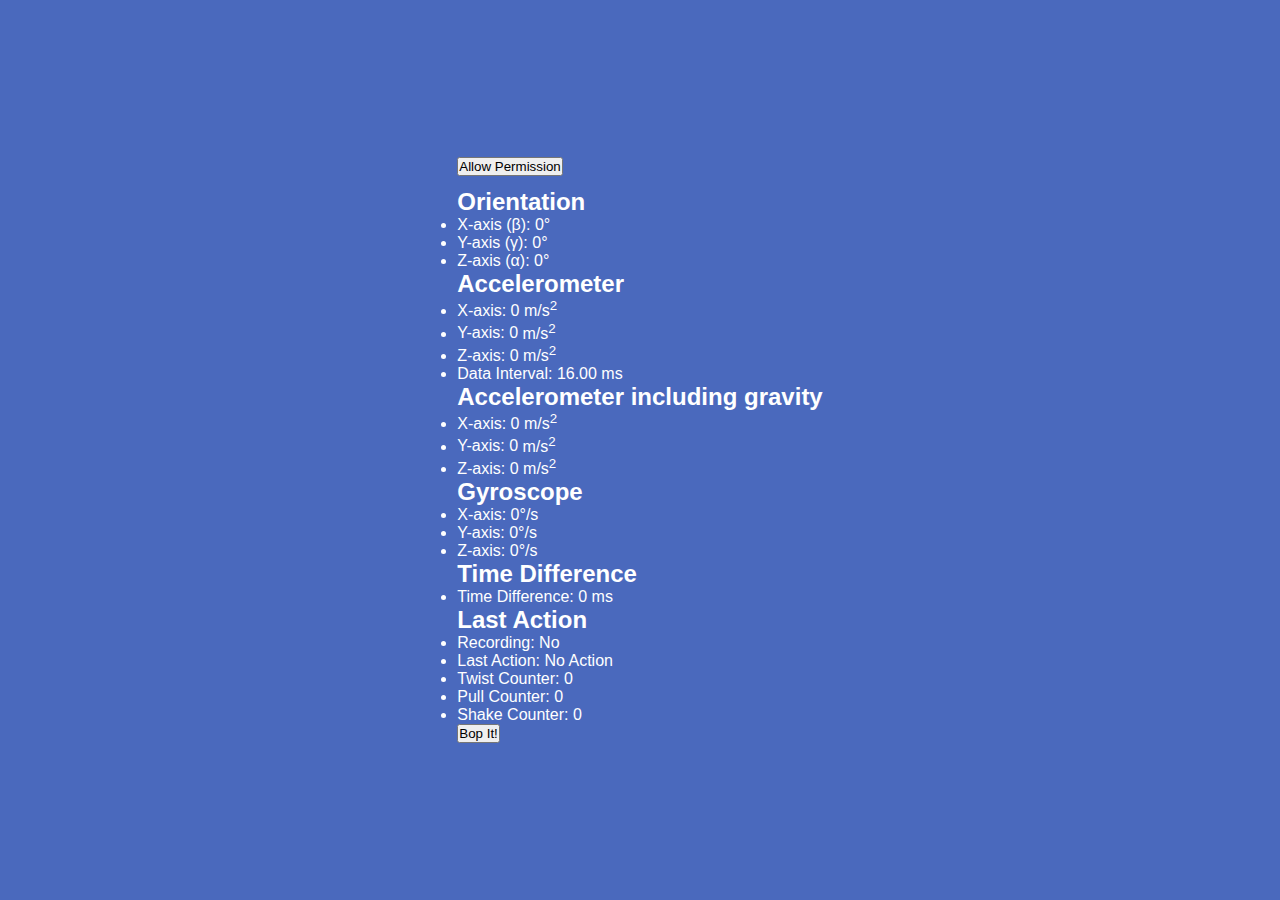
<file: index.html>
<!DOCTYPE html>
<html lang="en">

<head>
    <title>581 button demo</title>
    <link rel="icon" href="https://glitch.com/favicon.ico" />
    <link rel="stylesheet" href="/style.css" />
    <script src="/script.js" defer></script>
</head>

<body>

    <div class="content" role="main">
        
        <button id="startButton">Allow Permission</button>

        <h2 style="margin-top:0.75rem;">Orientation</h2>
        <ul>
            <li>X-axis (β): <span id="Orientation_b">0</span><span>°</span></li>
            <li>Y-axis (γ): <span id="Orientation_g">0</span><span>°</span></li>
            <li>Z-axis (α): <span id="Orientation_a">0</span><span>°</span></li>
        </ul>

        <h2>Accelerometer</h2>
        <ul>
            <li>X-axis: <span id="Accelerometer_x">0</span><span> m/s<sup>2</sup></span></li>
            <li>Y-axis: <span id="Accelerometer_y">0</span><span> m/s<sup>2</sup></span></li>
            <li>Z-axis: <span id="Accelerometer_z">0</span><span> m/s<sup>2</sup></span></li>
            <li>Data Interval: <span id="Accelerometer_i">0</span><span> ms</span></li>
        </ul>

        <h2>Accelerometer including gravity</h2>
        <ul>
            <li>X-axis: <span id="Accelerometer_gx">0</span><span> m/s<sup>2</sup></span></li>
            <li>Y-axis: <span id="Accelerometer_gy">0</span><span> m/s<sup>2</sup></span></li>
            <li>Z-axis: <span id="Accelerometer_gz">0</span><span> m/s<sup>2</sup></span></li>
        </ul>

        <h2>Gyroscope</h2>
        <ul>
            <li>X-axis: <span id="Gyroscope_x">0</span><span>°/s</span></li>
            <li>Y-axis: <span id="Gyroscope_y">0</span><span>°/s</span></li>
            <li>Z-axis: <span id="Gyroscope_z">0</span><span>°/s</span></li>
        </ul>

        <h2>Time Difference</h2>
        <ul>
            <li>Time Difference: <span id="TimeDifference">0</span><span> ms</span></li>
        </ul>

        <h2>Last Action</h2>
        <ul>
            <li>Recording: <span id="Recording">No</span></li>
            <li>Last Action: <span id="LastAction">No Action</span></li>
            <li>Twist Counter: <span id="TwistCounter">0</span></li>
            <li>Pull Counter: <span id="PullCounter">0</span></li>
            <li>Shake Counter: <span id="ShakeCounter">0</span></li>
        </ul>

        <div class="container">
            <button id="bopButton" class="round-button" onClick="detectBopButton()">Bop It!</button>
        </div>
    </div>

    <script>
        // Optional: Add a listener to the button to trigger the permission request manually
        document.getElementById('startButton').addEventListener('click', function() {
            requestPermission(); // This will invoke the function in your JavaScript to request permissions
        });
    </script>

    <audio id="audioBop" src="sounds/BopIt.mp3" preload="auto"></audio>
    <audio id="audioTwist" src="sounds/TwistIt.mp3" preload="auto"></audio>
    <audio id="audioPull" src="sounds/PullIt.mp3" preload="auto"></audio>
    <audio id="audioShake" src="sounds/ShakeIt.mp3" preload="auto"></audio>
    <audio id="audioSuccess" src="sounds/WowYouBeatBopIt.mp3" preload="auto"></audio>
    <audio id="audioFail" src="sounds/ErghhhTryAgain.mp3" preload="auto"></audio>
    <audio id="audioLocked" src="sounds/DudeSeriouslyComeOn.mp3" preload="auto"></audio>

</body>

</html>
</file>
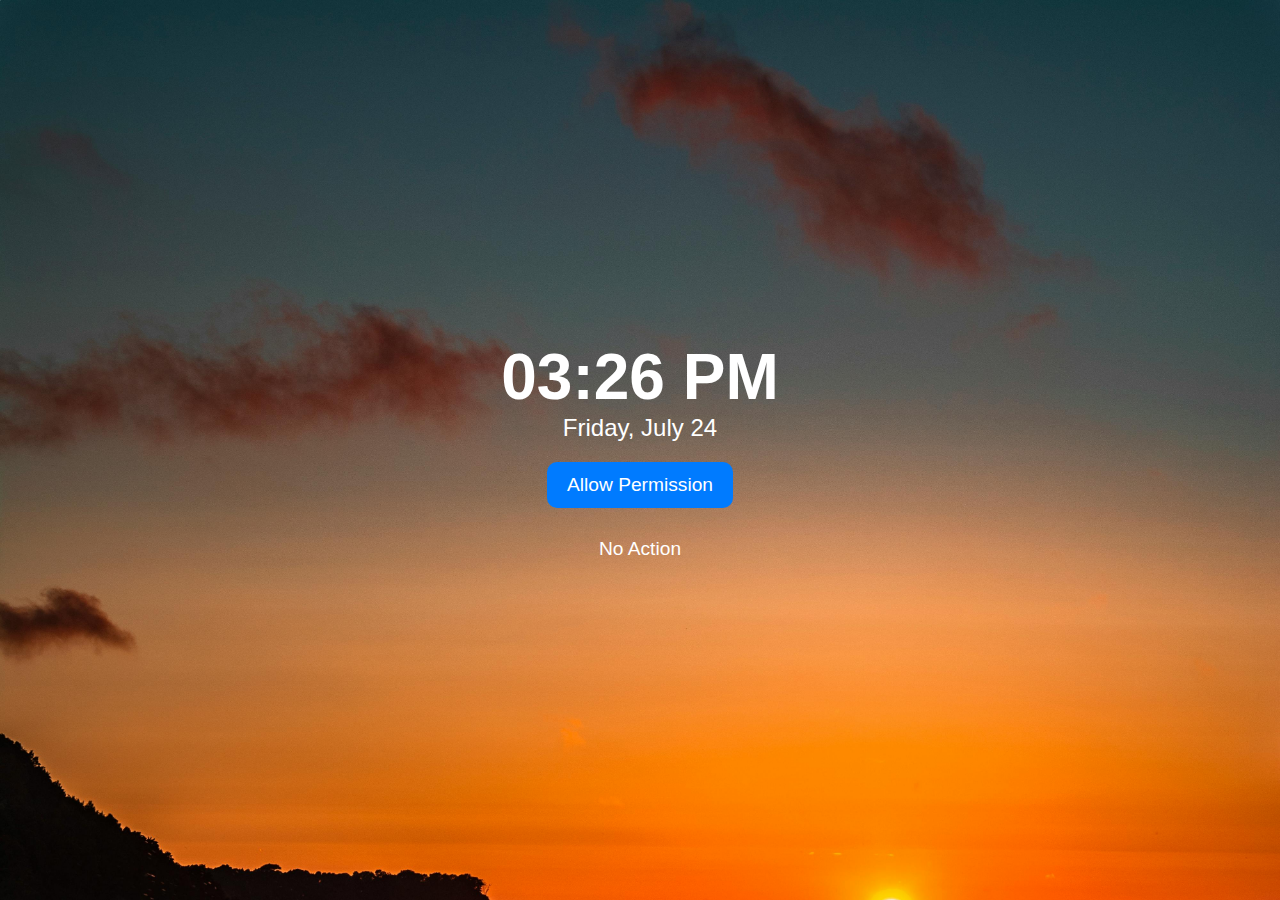
<file: myindex2.html>
<!DOCTYPE html>
<html lang="en">
<head>
    <title>Lock Screen Demo</title>
    <link rel="stylesheet" href="/style.css" />
    <script src="/script2.js" defer></script>
    <meta name="viewport" content="width=device-width, initial-scale=1.0, user-scalable=no">
</head>
<body>
    <div class="lock-screen" id="lockScreen">
        <div class="time-date">
            <div id="time" class="time">00:00 a.m.</div>
            <div id="date" class="date">Friday, January 1</div>
        </div>
        
        <button id="startButton" class="permission-button">Allow Permission</button>
        
        <div id="LastAction" class="feedback">No Action</div>
    </div>

    <div class="home-screen" id="homeScreen" style="display: none;">
        <h1>Welcome to the Home Screen</h1>
    </div>

    <script>
        document.getElementById('startButton').addEventListener('click', function() {
            requestPermission();
        });
    </script>
</body>
</html>
</file>
<file: style.css>
* {
    margin: 0;
    padding: 0;
    box-sizing: border-box;
}

html, body {
    height: 100%;
    width: 100%;
    overflow: hidden;
    display: flex;
    justify-content: center;
    align-items: center;
    font-family: Arial, sans-serif;
    background-color: #4a69bd;
    color: #ffffff;
}

.lock-screen, .home-screen {
    width: 100vw;
    height: 100vh;
    display: flex;
    flex-direction: column;
    align-items: center;
    justify-content: center;
    background: url("sunset.jpg");
    background-size: cover;
    text-align: center;
    padding: 20px;
}

.time {
    font-size: 4rem;
    font-weight: bold;
}

.date {
    font-size: 1.5rem;
    font-weight: 300;
    margin-bottom: 20px;
}

.permission-button {
    padding: 12px 20px;
    font-size: 1.2rem;
    background-color: #007bff;
    color: #fff;
    border: none;
    border-radius: 10px;
    cursor: pointer;
    margin-bottom: 20px;
}

.swipe-text {
    font-size: 1.2rem;
    font-weight: 300;
    opacity: 0.8;
    position: absolute;
    bottom: 20px;
    text-align: center;
    width: 100%;
    cursor: pointer;
}

.feedback {
    font-size: 1.2rem;
    color: #ffffff;
    margin-top: 10px;
}

.correct-password {
    color: #4CAF50;
}

.home-screen h1 {
    color: #ffffff;
    font-size: 2rem;
}

.hidden {
    display: none;
}
</file>
